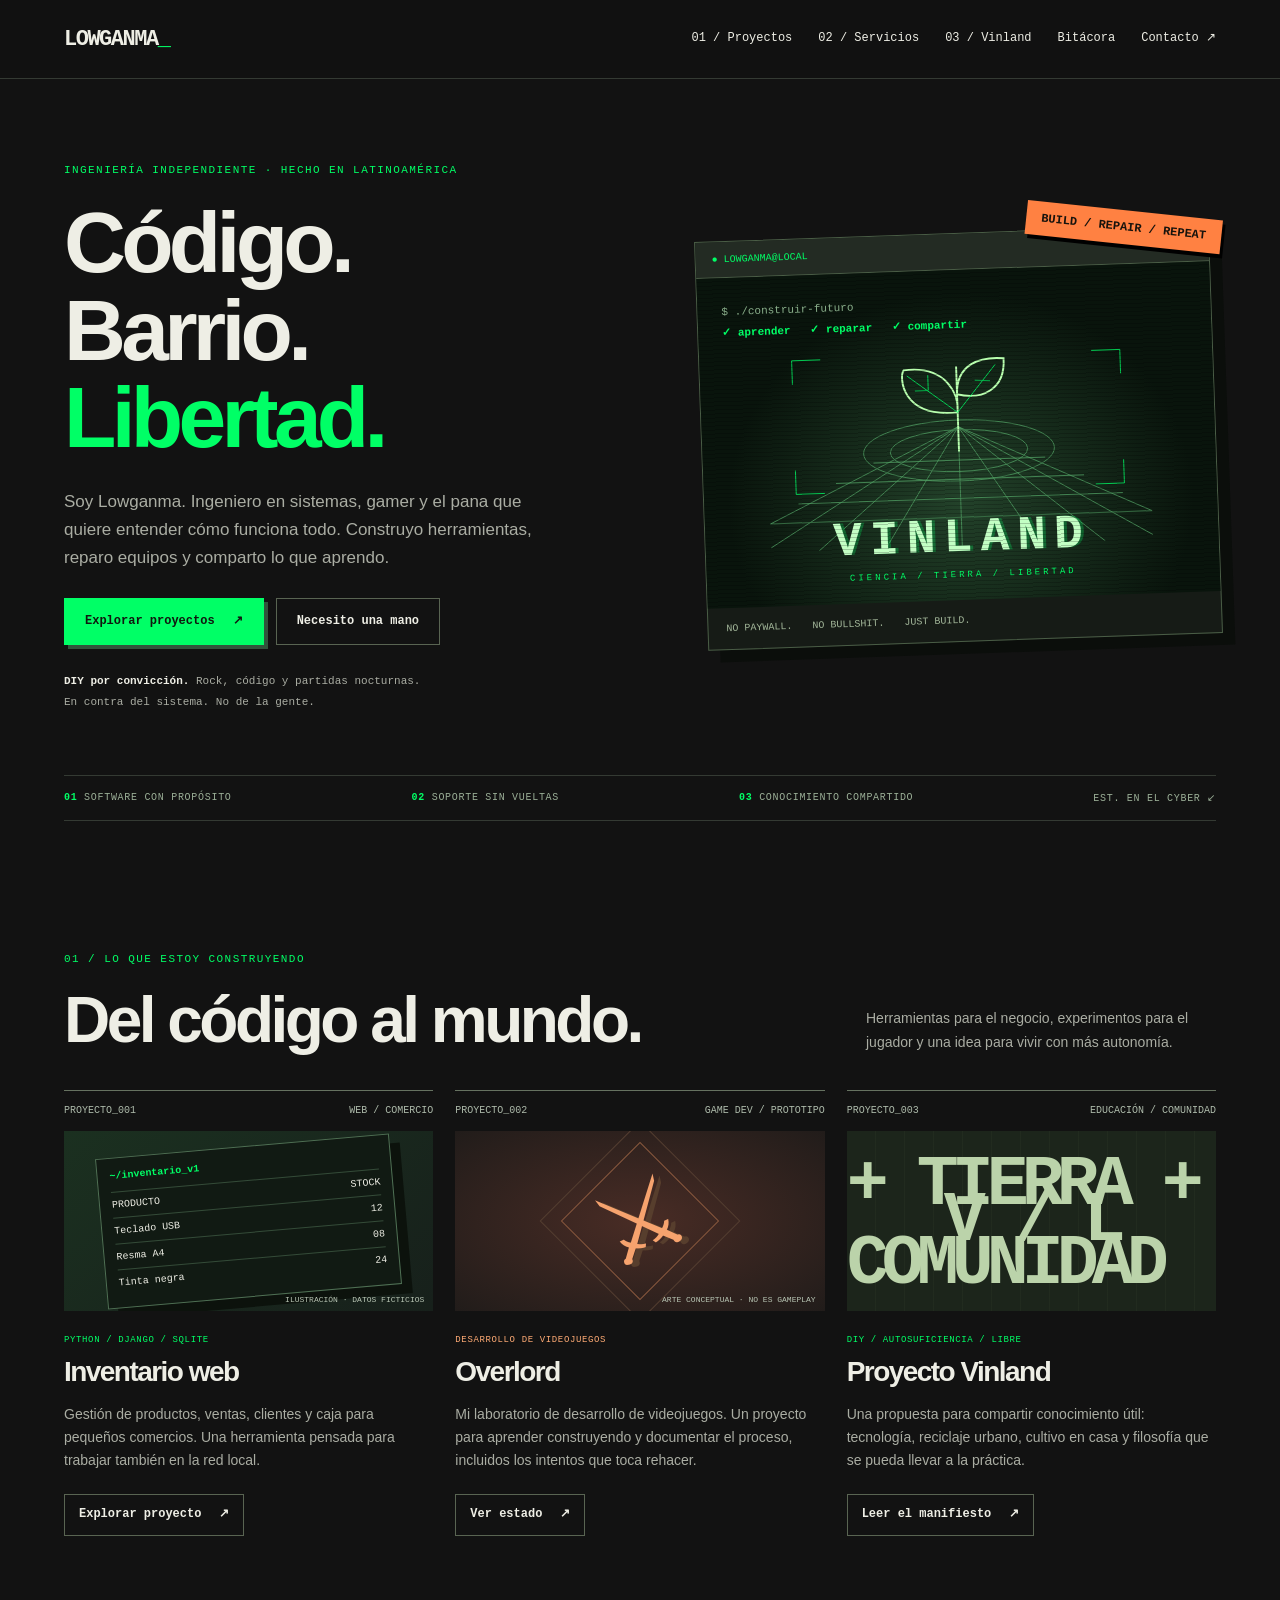
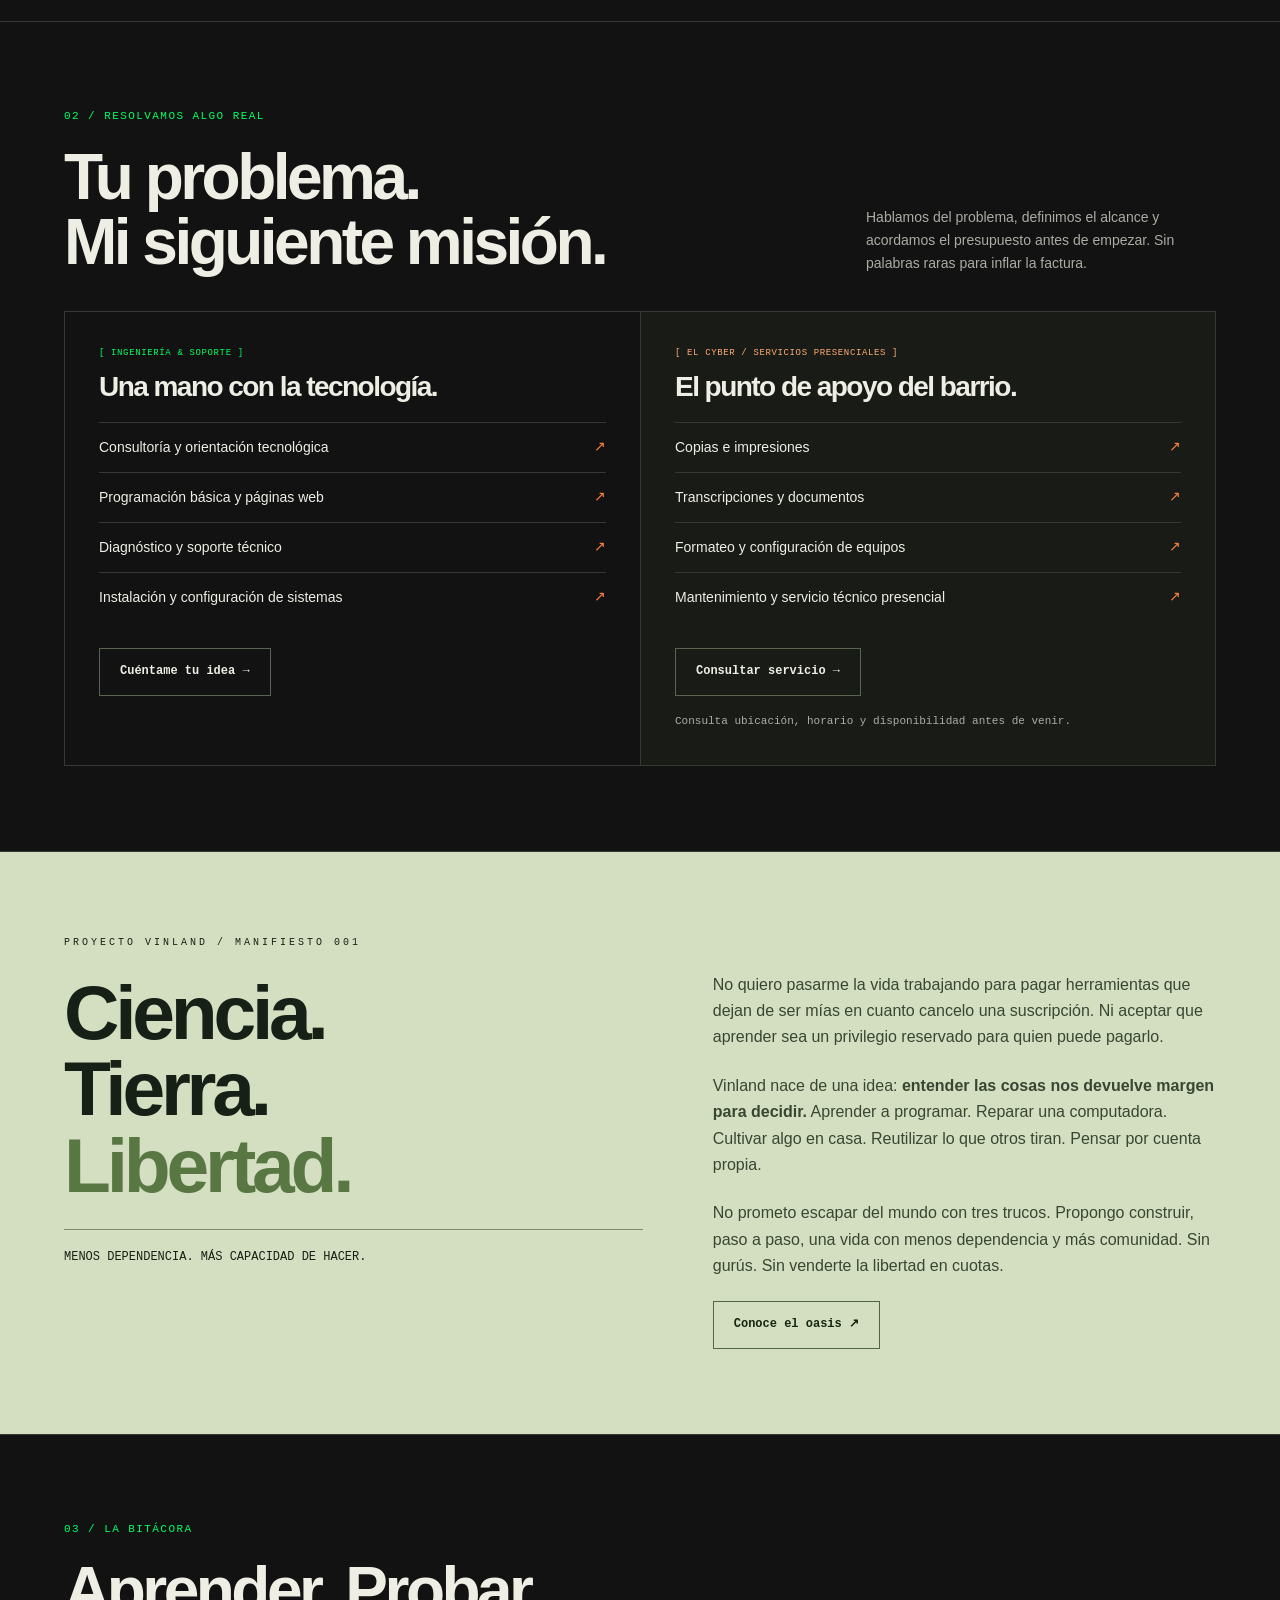
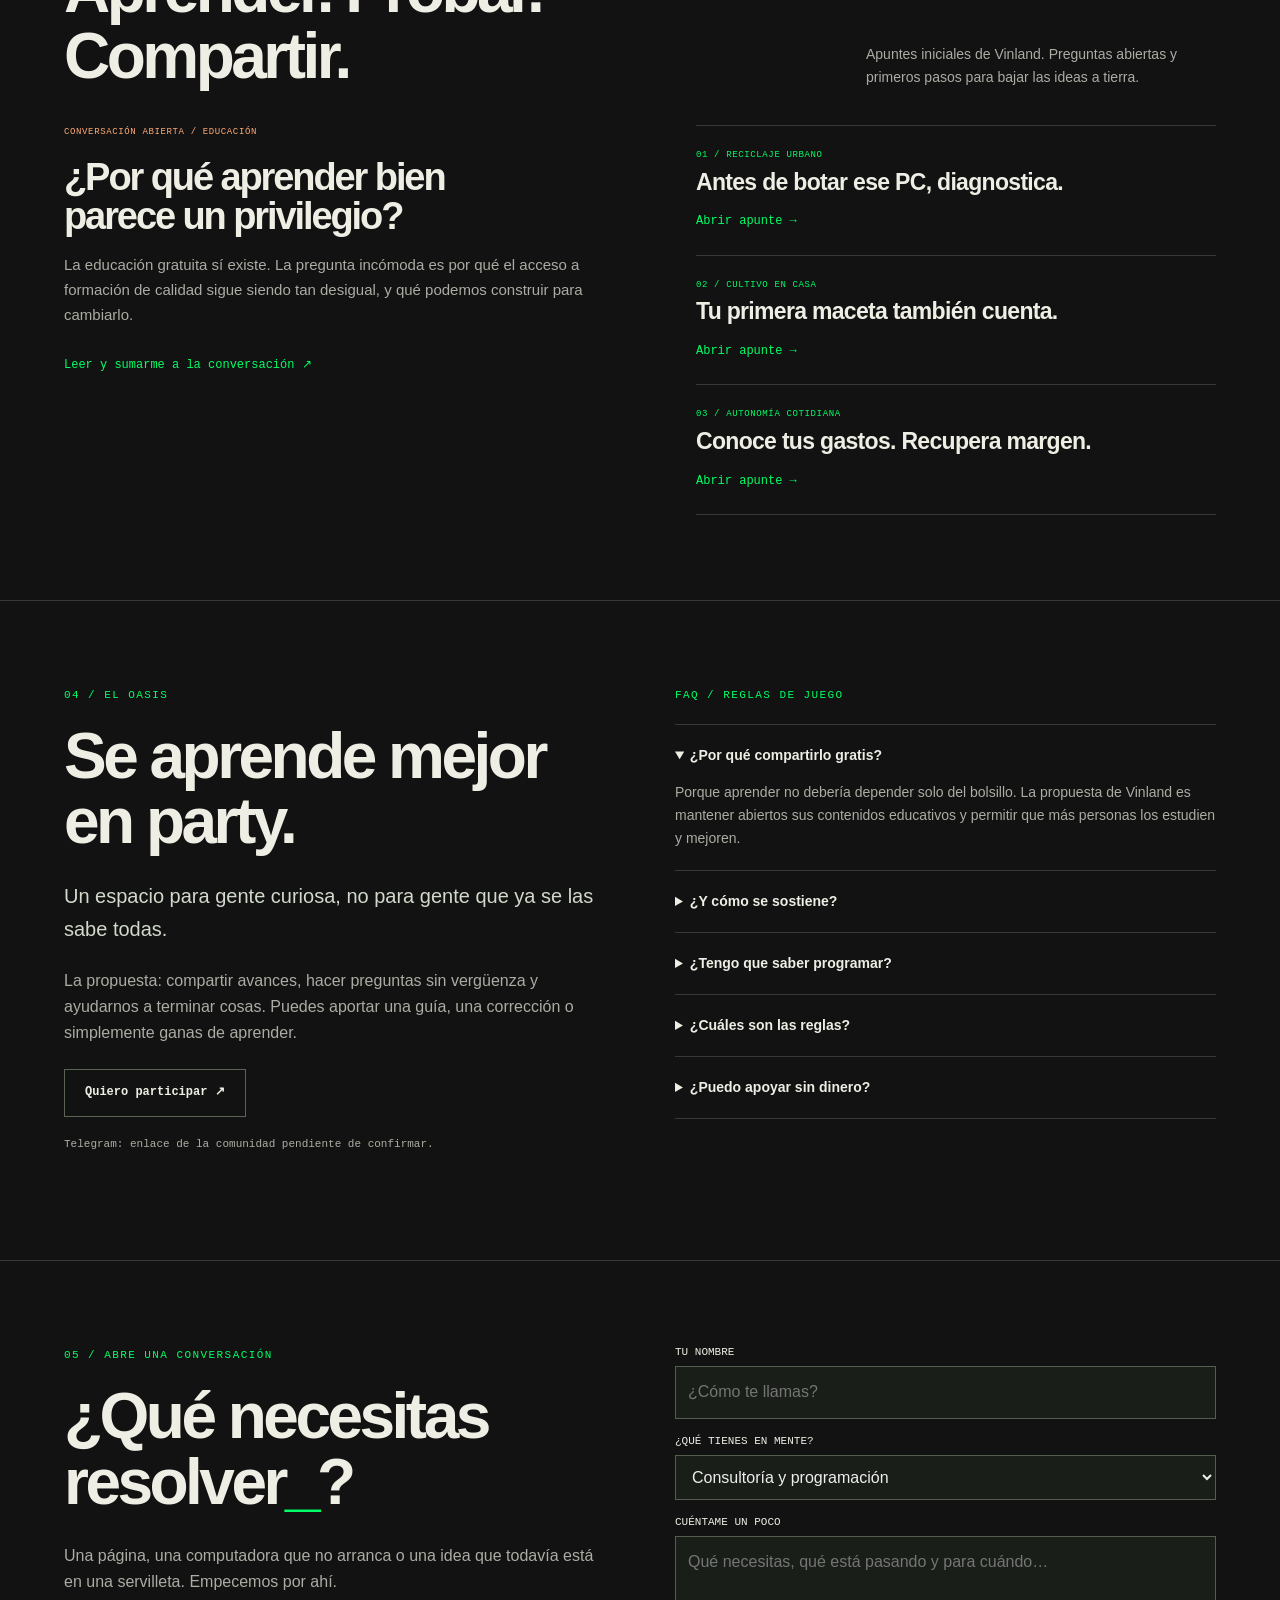
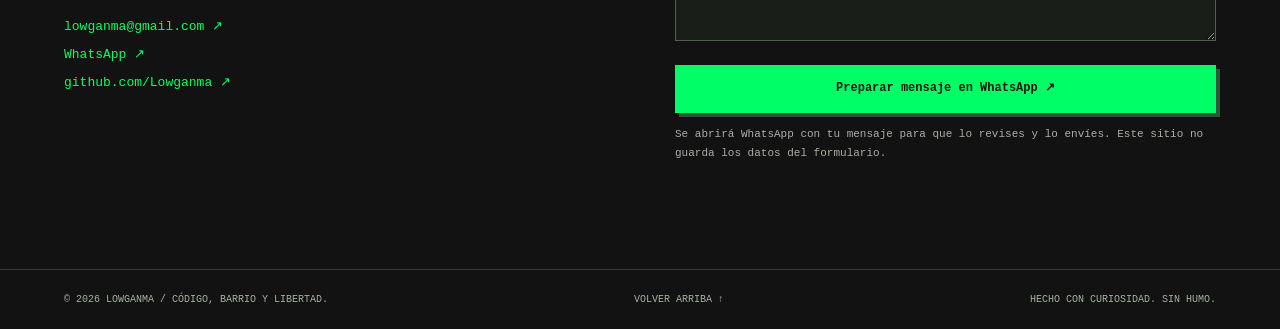
<file: portafolio-vinland.html>
<!doctype html>
<html lang="es">
<head>
<meta charset="utf-8"><meta name="viewport" content="width=device-width,initial-scale=1">
<meta name="description" content="Lowganma: ingeniería en sistemas, desarrollo web y soporte técnico. Proyectos independientes y Vinland: ciencia, tierra y libertad.">
<meta name="theme-color" content="#121212"><title>Lowganma — Código, barrio y libertad</title>
<style>
:root{--bg:#121212;--paper:#eeeeE5;--muted:#aaaDa3;--green:#00ff66;--orange:#ff8142;--line:#343a33;--mono:'Courier New',monospace}*{box-sizing:border-box}html{scroll-behavior:smooth;scroll-padding-top:90px}body{margin:0;background:var(--bg);color:var(--paper);font:16px/1.65 Arial,Helvetica,sans-serif}a{color:inherit;text-decoration:none}button,input,select,textarea{font:inherit}button,a,input,select,textarea,summary{-webkit-tap-highlight-color:transparent}a:focus-visible,button:focus-visible,summary:focus-visible,input:focus-visible,select:focus-visible,textarea:focus-visible{outline:2px solid var(--green);outline-offset:5px}button,summary{cursor:pointer}button{color:inherit}p{color:var(--muted);margin:0 0 22px}h1,h2,h3{line-height:1.02;letter-spacing:-.055em;margin:0}h2{font-size:clamp(36px,5vw,64px)}h3{font-size:28px}::selection{background:var(--green);color:#121212}.wrap{width:min(1180px,90%);margin:auto}.mono,.eyebrow,.btn,nav,.tag,.number{font-family:var(--mono)}.eyebrow{text-transform:uppercase;letter-spacing:.13em;font-size:11px;color:var(--green);margin-bottom:20px}.skip{position:fixed;top:-70px;left:15px;padding:12px;background:var(--green);color:#121212;z-index:99}.skip:focus{top:10px}header{background:#121212f5;border-bottom:1px solid var(--line);position:sticky;top:0;z-index:10}header .wrap{height:78px;display:flex;align-items:center;justify-content:space-between;gap:24px}.logo{font:900 22px var(--mono);letter-spacing:-1.5px}.logo span{color:var(--green)}nav{display:flex;gap:26px;font-size:12px}nav a:hover{color:var(--green)}.nav-contact{border:1px solid #64715e;padding:9px 14px;font:12px var(--mono)}.menu{display:none;background:none;border:1px solid var(--line);padding:8px 12px}.hero{position:relative;padding:82px 0 44px;overflow:hidden}.hero-grid{display:grid;grid-template-columns:1.12fr 1fr;gap:60px;align-items:center}.hero h1{font-size:clamp(52px,6.7vw,87px);font-weight:900;max-width:650px}.hero h1 em{font-style:normal;color:var(--green)}.hero .intro{max-width:480px;margin:26px 0;font-size:17px}.actions{display:flex;gap:12px;flex-wrap:wrap}.btn{display:inline-flex;justify-content:center;align-items:center;gap:18px;border:1px solid #596452;background:transparent;padding:13px 20px;font-size:12px;font-weight:bold;transition:background .15s,color .15s}.btn:hover{background:#253426}.btn.primary{background:var(--green);color:#10170f;border-color:var(--green);box-shadow:4px 4px 0 #31553c}.btn.primary:hover{background:#8bffb5}.btn.small{padding:10px 14px}.profile-line{font:11px/1.9 var(--mono);color:var(--muted);margin-top:26px}.profile-line b{color:var(--paper)}.rig{position:relative;border:1px solid #4a5d46;background:#161b16;box-shadow:12px 12px 0 #0b0e0b;transform:rotate(-2deg)}.rig-bar{display:flex;justify-content:space-between;padding:12px 16px;background:#232b23;font:10px var(--mono);border-bottom:1px solid #4a5d46;color:#bed1b9}.rig-bar span:first-child{color:var(--green)}.screen{min-height:330px;background:radial-gradient(ellipse at 50% 70%,#23422a 0, #09140c 64%);position:relative;padding:24px;overflow:hidden}.screen:after{content:'';position:absolute;inset:0;pointer-events:none;background:repeating-linear-gradient(transparent 0 3px,#0003 3px 4px)}.screen-code{font:11px/1.9 var(--mono);color:#8aaf8b;position:relative;z-index:1}.screen-code b{color:var(--green)}.wire{width:100%;height:210px;display:block}.screen-title{text-align:center;position:absolute;bottom:35px;left:0;right:0;font:900 48px var(--mono);letter-spacing:8px;color:#c3ffc4;text-shadow:3px 0 #00ff6644}.screen-sub{text-align:center;position:absolute;bottom:20px;left:0;right:0;font:9px var(--mono);letter-spacing:3px;color:var(--green)}.rig-foot{display:flex;gap:20px;padding:15px 18px;font:10px var(--mono);color:#a3b79a}.sticker{position:absolute;right:-14px;top:-18px;transform:rotate(8deg);background:var(--orange);color:#17130d;padding:10px 15px;font:900 12px var(--mono);box-shadow:3px 4px #000}.ticker{display:flex;gap:22px;justify-content:space-between;flex-wrap:wrap;border-block:1px solid var(--line);margin-top:62px;padding:16px 0;color:#9baf97;font:10px var(--mono);letter-spacing:.07em}.ticker b{color:var(--green)}section.block{padding:85px 0;border-bottom:1px solid var(--line)}.section-head{display:flex;justify-content:space-between;gap:30px;align-items:flex-end;margin-bottom:36px}.section-head p{max-width:350px;font-size:14px;margin:0}.projects{display:grid;grid-template-columns:repeat(3,1fr);gap:22px}.project{border-top:1px solid #667260;padding-top:12px;display:flex;flex-direction:column;align-items:flex-start}.number{color:#adbaaa;font-size:10px;display:flex;justify-content:space-between;width:100%;margin-bottom:12px}.project-art{height:180px;width:100%;position:relative;overflow:hidden;background:#1b221b;display:grid;place-items:center;margin-bottom:22px}.project-art.inventory{background:linear-gradient(140deg,#1b3020,#17201b)}.mini-window{width:80%;border:1px solid #4f7054;background:#111a13;transform:rotate(-5deg);padding:12px;font:10px var(--mono);box-shadow:10px 10px #0c120c}.mini-window strong{color:var(--green)}.mini-row{display:flex;justify-content:space-between;border-top:1px solid #344b38;padding:7px 0}.mini-row:first-of-type{margin-top:10px}.art-note{position:absolute;bottom:7px;right:9px;font:8px var(--mono);color:#b9c6b5}.overlord{background:radial-gradient(ellipse,#492c25,#211c1a)!important}.sword{font-size:100px;line-height:1;color:#f6a36e;transform:rotate(-25deg);text-shadow:5px 5px #573e2d}.overlord:before,.overlord:after{content:'';position:absolute;width:110px;height:110px;border:1px solid #87573d;transform:rotate(45deg)}.overlord:after{width:140px;height:140px;border-color:#533d30}.vinland-art{background:repeating-linear-gradient(90deg,transparent 0 28px,#47533b22 28px 29px),#1c251b}.vinland-art span{font:900 70px var(--mono);letter-spacing:-7px;color:#bbd3aa}.project h3{margin:10px 0 16px}.project p{font-size:14px}.tag{font-size:9px;letter-spacing:.07em;color:var(--green)}.tag.orange{color:#ffab75}.project .btn{margin-top:auto}.services{display:grid;grid-template-columns:1fr 1fr;border:1px solid var(--line)}.service{padding:34px}.service+ .service{border-left:1px solid var(--line);background:#191b17}.service h3{margin:12px 0 20px}.service ul{padding:0;list-style:none;margin:0 0 26px}.service li{border-top:1px solid var(--line);padding:13px 0;font-size:14px;display:flex;justify-content:space-between;gap:14px}.service li span{color:var(--orange);font-family:var(--mono)}.note{font:11px/1.7 var(--mono);color:#a9b0a4}.manifest{background:#d4dfc1;color:#172016;position:relative}.manifest .eyebrow{color:#354c2b}.manifest p{color:#384632}.manifest-grid{display:grid;grid-template-columns:1.15fr 1fr;gap:70px}.manifest h2{font-size:clamp(46px,6vw,78px);line-height:1}.manifest .rule{border-top:1px solid #7b8c70;padding-top:20px;margin-top:25px;font:12px var(--mono)}.manifest .btn{color:#152510;border-color:#506545}.manifest .btn:hover{background:#bdd0a9}.manifest h2 span{display:block;color:#587743}.manifest .seal{font:10px var(--mono);letter-spacing:3px;margin-bottom:26px}.manifest-text{padding-top:35px}.journal{display:grid;grid-template-columns:1.1fr 1fr;gap:60px}.featured h3{font-size:38px;margin:18px 0}.featured p{font-size:15px}.journal-list{border-top:1px solid var(--line)}.journal-entry{padding:22px 0;border-bottom:1px solid var(--line)}.journal-entry h3{font-size:23px;letter-spacing:-.03em;margin:8px 0 12px}.text-btn{padding:0;background:none;border:none;color:var(--green);font:12px/1.7 var(--mono);text-align:left}.text-btn:hover{text-decoration:underline}.oasis{display:grid;grid-template-columns:1fr 1fr;gap:70px}.oasis h2{margin-bottom:25px}.oasis .large{font-size:20px;color:#d1d9cb}.faq details{border-top:1px solid var(--line);padding:19px 0}.faq details:last-child{border-bottom:1px solid var(--line)}summary{font-size:14px;font-weight:bold}.faq p{margin:14px 0 0;font-size:14px}.contact-grid{display:grid;grid-template-columns:1fr 1fr;gap:70px}.contact-grid h2{margin-bottom:28px}.contact-links{display:grid;gap:12px;font:13px var(--mono)}.contact-links a{color:var(--green)}label{font:11px var(--mono);display:block;margin-bottom:8px}input,select,textarea{width:100%;border:1px solid #535e4e;background:#191e18;color:#eee;padding:12px;border-radius:0;margin-bottom:16px}textarea{resize:vertical;min-height:105px}form .btn{width:100%}footer{padding:24px 0;font:10px var(--mono);color:#a4b29e}footer .wrap{display:flex;justify-content:space-between;gap:20px;flex-wrap:wrap}dialog{width:min(720px,92vw);max-height:86vh;background:#191e18;color:var(--paper);border:1px solid #718469;padding:35px}dialog::backdrop{background:#000c}dialog h2{font-size:36px;margin:20px 0}dialog h3{font-size:21px;margin:28px 0 12px}dialog p,dialog li{font-size:15px;color:#b9c4b2}dialog .close{float:right;border:1px solid var(--line);background:#252e23;padding:8px 12px;font:12px var(--mono)}dialog .eyebrow{margin-top:12px}.dialog-body{clear:both}.status{font:11px var(--mono);color:var(--orange)}[hidden]{display:none!important}
@media(max-width:900px){nav{gap:15px}.nav-contact{display:none}.hero-grid{gap:32px}.hero h1{font-size:62px}.rig{transform:none}.screen-title{font-size:38px}.manifest-grid,.journal,.oasis,.contact-grid{gap:35px}.project-art{height:150px}.section-head{align-items:flex-start}.section-head p{max-width:280px}}
@media(max-width:650px){header .wrap{height:65px}.menu{display:block}nav{position:absolute;left:0;right:0;top:65px;background:#191f18;border-bottom:1px solid var(--line);padding:20px 5%;flex-wrap:wrap;display:none}nav.open{display:flex}.hero{padding-top:45px}.hero-grid,.manifest-grid,.journal,.oasis,.contact-grid{grid-template-columns:1fr}.hero h1{font-size:clamp(48px,13vw,70px)}.hero-grid{gap:50px}.rig{margin:0 6px}.screen{min-height:290px}.ticker{gap:12px;margin-top:40px}.ticker span:last-child{display:none}section.block{padding:55px 0}.section-head{display:block}.section-head p{max-width:none;margin-top:20px}.projects{grid-template-columns:1fr;gap:38px}.project-art{height:220px}.project h3{font-size:32px}.services{grid-template-columns:1fr}.service{padding:25px}.service+ .service{border-left:0;border-top:1px solid var(--line)}.manifest-text{padding-top:0}.manifest-grid{gap:20px}.manifest h2{font-size:58px}.oasis,.contact-grid{gap:38px}.featured h3{font-size:32px}dialog{padding:24px}dialog h2{font-size:29px}}
@media(prefers-reduced-motion:reduce){html{scroll-behavior:auto}*{transition:none!important}}
</style>
</head>
<body>
<a class="skip" href="#contenido">Saltar al contenido</a>
<header><div class="wrap"><a class="logo" href="#inicio" aria-label="Lowganma, inicio">LOWGANMA<span>_</span></a><button class="menu mono" aria-expanded="false" aria-controls="navegacion">MENÚ +</button><nav id="navegacion" aria-label="Navegación principal"><a href="#proyectos">01 / Proyectos</a><a href="#servicios">02 / Servicios</a><a href="#vinland">03 / Vinland</a><a href="#bitacora">Bitácora</a><a href="#contacto">Contacto ↗</a></nav></div></header>
<main id="contenido">
<section class="hero" id="inicio"><div class="wrap"><div class="hero-grid"><div><div class="eyebrow">Ingeniería independiente · Hecho en Latinoamérica</div><h1>Código.<br>Barrio.<br><em>Libertad.</em></h1><p class="intro">Soy Lowganma. Ingeniero en sistemas, gamer y el pana que quiere entender cómo funciona todo. Construyo herramientas, reparo equipos y comparto lo que aprendo.</p><div class="actions"><a class="btn primary" href="#proyectos">Explorar proyectos <span>↗</span></a><a class="btn" href="#servicios">Necesito una mano</a></div><div class="profile-line"><b>DIY por convicción.</b> Rock, código y partidas nocturnas.<br>En contra del sistema. No de la gente.</div></div><div class="rig" aria-label="Ilustración de una terminal: tecnología y naturaleza"><div class="sticker">BUILD / REPAIR / REPEAT</div><div class="rig-bar"><span>● LOWGANMA@LOCAL</span><span>terminal_01</span></div><div class="screen"><div class="screen-code">$ ./construir-futuro<br><b>✓ aprender &nbsp; ✓ reparar &nbsp; ✓ compartir</b></div><svg class="wire" viewBox="0 0 400 220" fill="none" aria-hidden="true"><g stroke="#4f9d61" stroke-width=".8"><path d="M0 190L200 95L400 190M0 215L200 95L400 215M50 220L200 95L350 220M120 220L200 95L280 220M200 95V220M0 190H400M30 170H370M70 150H330M110 130H290"/><ellipse cx="200" cy="120" rx="72" ry="22"/><ellipse cx="200" cy="120" rx="100" ry="32"/><path d="M200 121V32M200 80C140 84 140 40 145 34C190 30 202 61 200 80ZM200 61C200 30 225 22 250 25C251 58 226 68 200 61Z" stroke="#b8ffae" stroke-width="2"/><path d="M148 40L200 80L241 31M156 56L170 56L170 40M219 47L235 48" stroke="#00ff66"/><path d="M28 45V20H58M342 20H372V45M28 135V160H58M342 160H372V135" stroke="#00ff66"/></g></svg><div class="screen-title">VINLAND</div><div class="screen-sub">CIENCIA / TIERRA / LIBERTAD</div></div><div class="rig-foot"><span>NO PAYWALL.</span><span>NO BULLSHIT.</span><span>JUST BUILD.</span></div></div></div><div class="ticker"><span><b>01</b> SOFTWARE CON PROPÓSITO</span><span><b>02</b> SOPORTE SIN VUELTAS</span><span><b>03</b> CONOCIMIENTO COMPARTIDO</span><span>EST. EN EL CYBER ↙</span></div></div></section>
<section class="block" id="proyectos"><div class="wrap"><div class="section-head"><div><div class="eyebrow">01 / Lo que estoy construyendo</div><h2>Del código al mundo.</h2></div><p>Herramientas para el negocio, experimentos para el jugador y una idea para vivir con más autonomía.</p></div><div class="projects">
<article class="project"><div class="number"><span>PROYECTO_001</span><span>WEB / COMERCIO</span></div><div class="project-art inventory" aria-hidden="true"><div class="mini-window"><strong>~/inventario_v1</strong><div class="mini-row"><span>PRODUCTO</span><span>STOCK</span></div><div class="mini-row"><span>Teclado USB</span><span>12</span></div><div class="mini-row"><span>Resma A4</span><span>08</span></div><div class="mini-row"><span>Tinta negra</span><span>24</span></div></div><span class="art-note">ILUSTRACIÓN · DATOS FICTICIOS</span></div><span class="tag">PYTHON / DJANGO / SQLITE</span><h3>Inventario web</h3><p>Gestión de productos, ventas, clientes y caja para pequeños comercios. Una herramienta pensada para trabajar también en la red local.</p><button class="btn small" data-modal="inventario">Explorar proyecto <span>↗</span></button></article>
<article class="project"><div class="number"><span>PROYECTO_002</span><span>GAME DEV / PROTOTIPO</span></div><div class="project-art overlord" aria-hidden="true"><span class="sword">⚔</span><span class="art-note">ARTE CONCEPTUAL · NO ES GAMEPLAY</span></div><span class="tag orange">DESARROLLO DE VIDEOJUEGOS</span><h3>Overlord</h3><p>Mi laboratorio de desarrollo de videojuegos. Un proyecto para aprender construyendo y documentar el proceso, incluidos los intentos que toca rehacer.</p><button class="btn small" data-modal="overlord">Ver estado <span>↗</span></button></article>
<article class="project"><div class="number"><span>PROYECTO_003</span><span>EDUCACIÓN / COMUNIDAD</span></div><div class="project-art vinland-art" aria-hidden="true"><span>V / L</span><span class="art-note">TECNOLOGÍA + TIERRA + COMUNIDAD</span></div><span class="tag">DIY / AUTOSUFICIENCIA / LIBRE</span><h3>Proyecto Vinland</h3><p>Una propuesta para compartir conocimiento útil: tecnología, reciclaje urbano, cultivo en casa y filosofía que se pueda llevar a la práctica.</p><a class="btn small" href="#vinland">Leer el manifiesto <span>↗</span></a></article>
</div></div></section>
<section class="block" id="servicios"><div class="wrap"><div class="section-head"><div><div class="eyebrow">02 / Resolvamos algo real</div><h2>Tu problema.<br>Mi siguiente misión.</h2></div><p>Hablamos del problema, definimos el alcance y acordamos el presupuesto antes de empezar. Sin palabras raras para inflar la factura.</p></div><div class="services"><article class="service"><div class="tag">[ INGENIERÍA & SOPORTE ]</div><h3>Una mano con la tecnología.</h3><ul><li>Consultoría y orientación tecnológica <span>↗</span></li><li>Programación básica y páginas web <span>↗</span></li><li>Diagnóstico y soporte técnico <span>↗</span></li><li>Instalación y configuración de sistemas <span>↗</span></li></ul><a class="btn" href="#contacto" data-service="Consultoría y programación">Cuéntame tu idea →</a></article><article class="service"><div class="tag orange">[ EL CYBER / SERVICIOS PRESENCIALES ]</div><h3>El punto de apoyo del barrio.</h3><ul><li>Copias e impresiones <span>↗</span></li><li>Transcripciones y documentos <span>↗</span></li><li>Formateo y configuración de equipos <span>↗</span></li><li>Mantenimiento y servicio técnico presencial <span>↗</span></li></ul><a class="btn" href="#contacto" data-service="Servicios del cyber">Consultar servicio →</a><p class="note" style="margin:16px 0 0">Consulta ubicación, horario y disponibilidad antes de venir.</p></article></div></div></section>
<section class="block manifest" id="vinland"><div class="wrap manifest-grid"><div><div class="seal">PROYECTO VINLAND / MANIFIESTO 001</div><h2>Ciencia.<br>Tierra.<br><span>Libertad.</span></h2><div class="rule">MENOS DEPENDENCIA. MÁS CAPACIDAD DE HACER.</div></div><div class="manifest-text"><p>No quiero pasarme la vida trabajando para pagar herramientas que dejan de ser mías en cuanto cancelo una suscripción. Ni aceptar que aprender sea un privilegio reservado para quien puede pagarlo.</p><p>Vinland nace de una idea: <strong>entender las cosas nos devuelve margen para decidir.</strong> Aprender a programar. Reparar una computadora. Cultivar algo en casa. Reutilizar lo que otros tiran. Pensar por cuenta propia.</p><p>No prometo escapar del mundo con tres trucos. Propongo construir, paso a paso, una vida con menos dependencia y más comunidad. Sin gurús. Sin venderte la libertad en cuotas.</p><a class="btn" href="#oasis">Conoce el oasis ↗</a></div></div></section>
<section class="block" id="bitacora"><div class="wrap"><div class="section-head"><div><div class="eyebrow">03 / La bitácora</div><h2>Aprender. Probar. Compartir.</h2></div><p>Apuntes iniciales de Vinland. Preguntas abiertas y primeros pasos para bajar las ideas a tierra.</p></div><div class="journal"><article class="featured"><div class="tag orange">CONVERSACIÓN ABIERTA / EDUCACIÓN</div><h3>¿Por qué aprender bien<br>parece un privilegio?</h3><p>La educación gratuita sí existe. La pregunta incómoda es por qué el acceso a formación de calidad sigue siendo tan desigual, y qué podemos construir para cambiarlo.</p><button class="text-btn" data-modal="educacion">Leer y sumarme a la conversación ↗</button></article><div class="journal-list"><article class="journal-entry"><div class="tag">01 / RECICLAJE URBANO</div><h3>Antes de botar ese PC, diagnostica.</h3><button class="text-btn" data-modal="reciclaje">Abrir apunte →</button></article><article class="journal-entry"><div class="tag">02 / CULTIVO EN CASA</div><h3>Tu primera maceta también cuenta.</h3><button class="text-btn" data-modal="cultivo">Abrir apunte →</button></article><article class="journal-entry"><div class="tag">03 / AUTONOMÍA COTIDIANA</div><h3>Conoce tus gastos. Recupera margen.</h3><button class="text-btn" data-modal="autonomia">Abrir apunte →</button></article></div></div></div></section>
<section class="block" id="oasis"><div class="wrap oasis"><div><div class="eyebrow">04 / El oasis</div><h2>Se aprende mejor<br>en party.</h2><p class="large">Un espacio para gente curiosa, no para gente que ya se las sabe todas.</p><p>La propuesta: compartir avances, hacer preguntas sin vergüenza y ayudarnos a terminar cosas. Puedes aportar una guía, una corrección o simplemente ganas de aprender.</p><a class="btn" href="mailto:lowganma@gmail.com?subject=Quiero%20participar%20en%20Vinland">Quiero participar ↗</a><p class="note" style="margin-top:18px">Telegram: enlace de la comunidad pendiente de confirmar.</p></div><div class="faq"><div class="eyebrow">FAQ / Reglas de juego</div><details open><summary>¿Por qué compartirlo gratis?</summary><p>Porque aprender no debería depender solo del bolsillo. La propuesta de Vinland es mantener abiertos sus contenidos educativos y permitir que más personas los estudien y mejoren.</p></details><details><summary>¿Y cómo se sostiene?</summary><p>Con tiempo, colaboraciones y apoyo voluntario. Los servicios profesionales y del cyber se cobran por el trabajo realizado. No se necesita contratar un servicio para leer los contenidos abiertos.</p></details><details><summary>¿Tengo que saber programar?</summary><p>No. Preguntar también es participar. La idea es explicar los pasos, compartir errores y construir desde distintos niveles de experiencia.</p></details><details><summary>¿Cuáles son las reglas?</summary><p>Respeto por las personas, fuentes cuando afirmamos algo y cero acoso o spam. Cuestionamos ideas sin humillar a quien está aprendiendo. No se comparten datos privados ni material ajeno sin permiso.</p></details><details><summary>¿Puedo apoyar sin dinero?</summary><p>Sí: probando una guía, detectando un error, explicando algo que sabes o ayudando a otra persona. El modelo de apoyo económico aún está por definir.</p></details></div></div></section>
<section class="block" id="contacto"><div class="wrap contact-grid"><div><div class="eyebrow">05 / Abre una conversación</div><h2>¿Qué necesitas<br>resolver<span style="color:var(--green)">_</span>?</h2><p>Una página, una computadora que no arranca o una idea que todavía está en una servilleta. Empecemos por ahí.</p><div class="contact-links"><a href="mailto:lowganma@gmail.com">lowganma@gmail.com ↗</a><a href="https://wa.me/584249628032" target="_blank" rel="noopener noreferrer">WhatsApp ↗</a><a href="https://github.com/Lowganma" target="_blank" rel="noopener noreferrer">github.com/Lowganma ↗</a></div></div><form id="consulta"><label for="nombre">TU NOMBRE</label><input id="nombre" name="nombre" autocomplete="name" placeholder="¿Cómo te llamas?" maxlength="100" required><label for="servicio">¿QUÉ TIENES EN MENTE?</label><select id="servicio" name="servicio"><option>Consultoría y programación</option><option>Soporte técnico</option><option>Servicios del cyber</option><option>Colaborar con Vinland</option></select><label for="mensaje">CUÉNTAME UN POCO</label><textarea id="mensaje" name="mensaje" maxlength="1500" placeholder="Qué necesitas, qué está pasando y para cuándo…" required></textarea><button class="btn primary" type="submit">Preparar mensaje en WhatsApp ↗</button><p class="note" style="margin-top:12px">Se abrirá WhatsApp con tu mensaje para que lo revises y lo envíes. Este sitio no guarda los datos del formulario.</p></form></div></section>
</main><footer><div class="wrap"><span>© 2026 LOWGANMA / CÓDIGO, BARRIO Y LIBERTAD.</span><a href="#inicio">VOLVER ARRIBA ↑</a><span>HECHO CON CURIOSIDAD. SIN HUMO.</span></div></footer>
<dialog id="reader" aria-labelledby="reader-title"><button class="close" type="button" aria-label="Cerrar lectura">CERRAR ×</button><div class="dialog-body" id="reader-content"></div></dialog>
<template id="inventario"><div class="eyebrow">Proyecto / Inventario_v1</div><h2 id="reader-title">El negocio necesita control, no más enredos.</h2><p>Un sistema web en Python y Django para gestionar productos, ventas, clientes, compras y caja. Su documentación plantea el uso en la red local del negocio desde computadoras y teléfonos.</p><h3>El enfoque</h3><p>Centralizar las operaciones de un pequeño comercio en una herramienta que pueda instalarse y estudiarse. El repositorio incluye configuración con Docker, Gunicorn y SQLite.</p><h3>Estado de la demostración</h3><p>La demo pública todavía no está disponible. Puedes explorar el código y su documentación. La ilustración de esta página es un esquema visual con datos ficticios, no una captura del sistema.</p><a class="btn primary" href="https://github.com/Lowganma/Inventario_v1" target="_blank" rel="noopener noreferrer">Explorar código en GitHub ↗</a></template>
<template id="overlord"><div class="eyebrow">Proyecto / Game development</div><h2 id="reader-title">Overlord: construir también es volver a intentar.</h2><p>Un proyecto personal de desarrollo de videojuegos, presentado aquí como prototipo y espacio de aprendizaje.</p><h3>Qué puedes ver hoy</h3><p>Esta ficha introduce el proyecto. La demostración de gameplay y el relato detallado de mi contribución se incorporarán después de seleccionar material para compartir públicamente.</p><p>El código se mantiene privado. La imagen del portafolio es conceptual y no representa una captura ni una versión jugable.</p><a class="btn" href="mailto:lowganma@gmail.com?subject=Consulta%20sobre%20Overlord">Conversar sobre el proyecto ↗</a></template>
<template id="educacion"><div class="eyebrow">Vinland / Conversación abierta</div><h2 id="reader-title">Aprender gratis no debería significar aprender solo.</h2><p>Decir que no existe educación gratuita de calidad deja fuera a docentes, instituciones y comunidades que sí la ofrecen. La pregunta que quiero abrir es otra: ¿qué falta para que esa posibilidad llegue a más personas y se convierta en aprendizaje real?</p><h3>Un enlace no resuelve todo</h3><p>Una biblioteca abierta sirve de poco si no tienes conexión, tiempo, una computadora o alguien que te ayude cuando te trabas. Y acumular videos no equivale a comprender: hace falta practicar, recibir comentarios y poder equivocarse.</p><h3>Lo que propongo para Vinland</h3><ul><li>Rutas pequeñas con un objetivo concreto y requisitos claros.</li><li>Material ligero, descargable y con fuentes que se puedan consultar.</li><li>Ejercicios que terminen en algo útil para la vida cotidiana.</li><li>Revisión entre compañeros, correcciones públicas y respeto por los distintos ritmos.</li><li>Explicar quién aporta el tiempo y cómo se sostiene el trabajo.</li></ul><p>Gratis para quien aprende no significa que producirlo no cueste. El reto es repartir ese esfuerzo sin convertir cada paso en otra barrera de pago. Esta es una propuesta de trabajo, no una solución terminada.</p><h3>Te leo</h3><p>¿Qué te ha frenado más: dinero, conexión, tiempo, no saber por dónde empezar o no tener con quién preguntar?</p><a class="btn primary" href="mailto:lowganma@gmail.com?subject=Educaci%C3%B3n%20libre%20-%20mi%20experiencia">Compartir mi experiencia ↗</a></template>
<template id="reciclaje"><div class="eyebrow">Vinland / Apunte inicial</div><h2 id="reader-title">Antes de botar ese PC, diagnostica.</h2><p>Empieza por describir el síntoma: ¿no enciende, tarda demasiado o falla una aplicación? Anota cuándo comenzó y qué cambió antes del problema.</p><h3>Primero, lo simple</h3><p>Revisa conexiones externas, espacio libre y programas de inicio. Haz una copia de tus archivos antes de reinstalar o cambiar piezas. Un equipo antiguo puede servir para escribir, aprender o como estación de consulta si su estado y su software lo permiten.</p><h3>No todo se arregla abriéndolo</h3><p>No abras fuentes de alimentación ni trabajes con el equipo conectado. Si hay olor a quemado, daño eléctrico o baterías hinchadas, detén las pruebas y busca servicio técnico. Reciclar también es saber cuándo pedir ayuda.</p></template>
<template id="cultivo"><div class="eyebrow">Vinland / Apunte inicial</div><h2 id="reader-title">Tu primera maceta también cuenta.</h2><p>Antes de comprar semillas, observa tu espacio. Registra las horas de luz, el acceso al agua y el tiempo que puedes dedicarle cada semana.</p><h3>Un experimento pequeño</h3><p>Elige una planta adecuada al clima local, usa un recipiente limpio y apto para cultivo con drenaje, y empieza con una sola maceta. Evita recipientes que hayan contenido sustancias peligrosas.</p><h3>Lleva una bitácora</h3><p>Anota la fecha de siembra, riego y cambios. Pregunta a cultivadores de tu zona y ajusta según lo que observes. El primer objetivo es aprender a cuidar una planta, no prometer autosuficiencia alimentaria en un balcón.</p></template>
<template id="autonomia"><div class="eyebrow">Vinland / Ejercicio de observación</div><h2 id="reader-title">Conoce tus gastos. Recupera margen.</h2><p>Este primer ejercicio consiste en observar, sin culpas ni recetas universales. Durante una semana registra lo que gastas y para qué lo usas.</p><h3>Una pregunta útil</h3><p>¿Qué herramientas pagas y realmente necesitas? Revisa suscripciones que ya no usas y compara el costo de mantener, reparar o reemplazar lo que tienes. Incluye el tiempo que requiere cada alternativa.</p><h3>Autonomía sin promesas mágicas</h3><p>Los ingresos, las responsabilidades y el contexto importan. No todos pueden recortar lo mismo. La propuesta es entender tus decisiones y abrir una conversación sobre consumo y dependencia, sin promesas de riqueza ni soluciones financieras universales.</p></template>
<script>
const menu=document.querySelector('.menu'),nav=document.getElementById('navegacion');menu.addEventListener('click',()=>{const open=nav.classList.toggle('open');menu.setAttribute('aria-expanded',String(open));menu.textContent=open?'CERRAR −':'MENÚ +'});nav.querySelectorAll('a').forEach(a=>a.addEventListener('click',()=>{nav.classList.remove('open');menu.setAttribute('aria-expanded','false');menu.textContent='MENÚ +'}));document.addEventListener('keydown',e=>{if(e.key==='Escape'&&nav.classList.contains('open')){nav.classList.remove('open');menu.setAttribute('aria-expanded','false');menu.textContent='MENÚ +';menu.focus()}});
const dialog=document.getElementById('reader'),body=document.getElementById('reader-content');let opener;document.querySelectorAll('[data-modal]').forEach(button=>button.addEventListener('click',()=>{opener=button;body.replaceChildren(document.getElementById(button.dataset.modal).content.cloneNode(true));dialog.showModal()}));document.querySelector('.close').addEventListener('click',()=>dialog.close());dialog.addEventListener('close',()=>opener?.focus());dialog.addEventListener('click',event=>{if(event.target===dialog){const r=dialog.getBoundingClientRect();if(event.clientX<r.left||event.clientX>r.right||event.clientY<r.top||event.clientY>r.bottom)dialog.close()}});
document.querySelectorAll('[data-service]').forEach(a=>a.addEventListener('click',()=>document.getElementById('servicio').value=a.dataset.service));document.getElementById('consulta').addEventListener('submit',event=>{event.preventDefault();const name=document.getElementById('nombre').value.trim(),message=document.getElementById('mensaje').value.trim();if(!name||!message){const target=!name?document.getElementById('nombre'):document.getElementById('mensaje');target.setCustomValidity('Escribe algo además de espacios.');target.reportValidity();return}const service=document.getElementById('servicio').value;const text=`Hola, soy ${name}. Me interesa: ${service}.\n\n${message}`;window.open('https://wa.me/584249628032?text='+encodeURIComponent(text),'_blank','noopener,noreferrer')});document.querySelectorAll('input,textarea').forEach(input=>input.addEventListener('input',()=>input.setCustomValidity('')));
</script>
</body></html>
</file>
